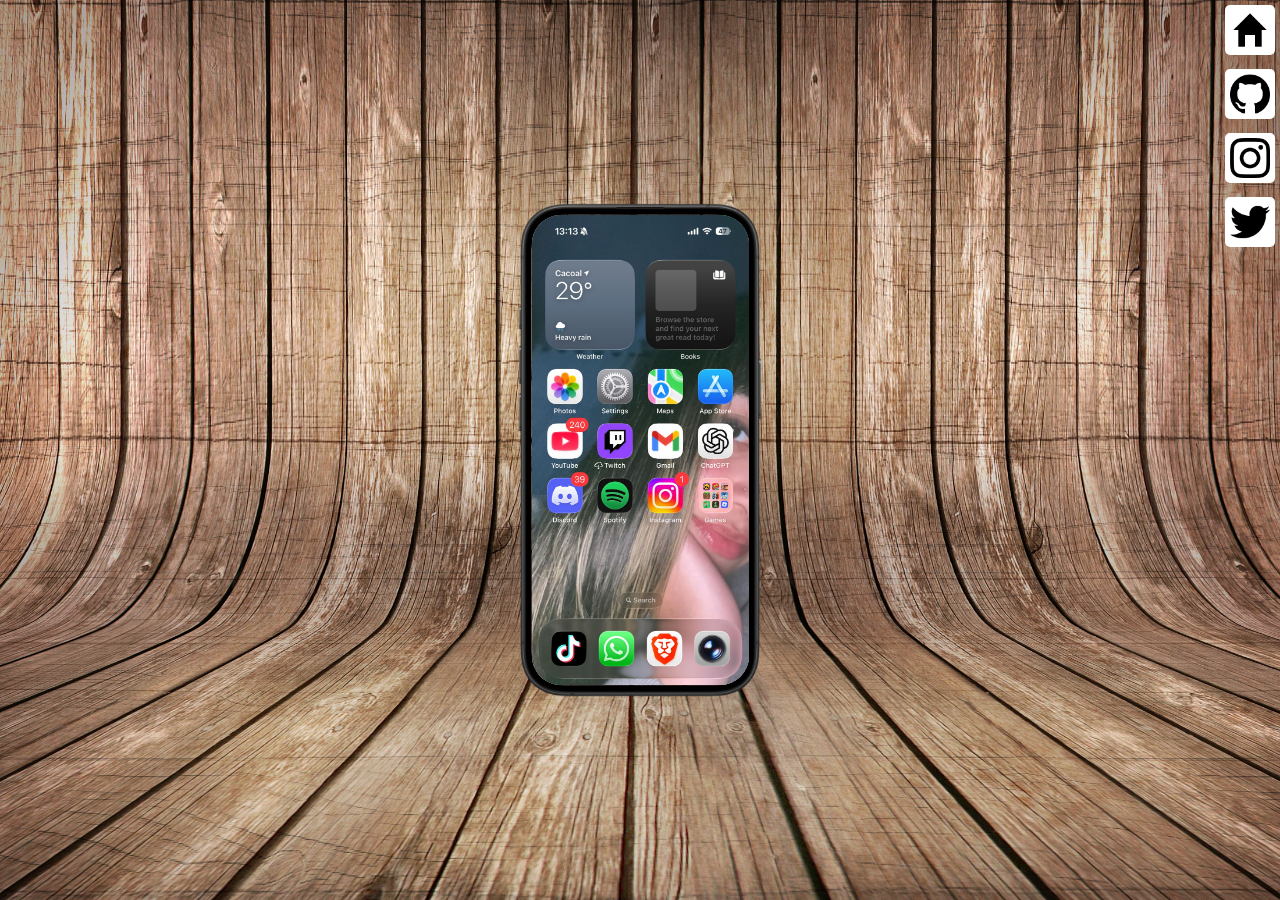
<file: index.html>
<!DOCTYPE html>
<html lang="pt-br">
<head>
    <meta charset="UTF-8">
    <meta name="viewport" content="width=device-width, initial-scale=1.0">
    <title>Projeto Redes Sociais</title>
    <link rel="stylesheet" href="estilos/style.css">
</head>
<body>
    <main>
        <section id="itelefone">
            <iframe src="paginas/homescreen.html" frameborder="0" id="itela" name="tela"></iframe>
        </section>
        <section id="imenu">
            <a href="paginas/homescreen.html" target="tela">
                <img src="imagens/home-logo.png" alt="">
            </a>
            <a href="paginas/github.html" target="tela">
                <img src="imagens/github-logo.png" alt="">
            </a>
            <a href="paginas/instagram.html" target="tela">
                <img src="imagens/instagram-logo.png" alt="">
            </a>
            <a href="paginas/twitter.html" target="tela">
                <img src="imagens/twitter-logo.png" alt="">
            </a>
        </section>
    </main>
    
</body>
</html>
</file>
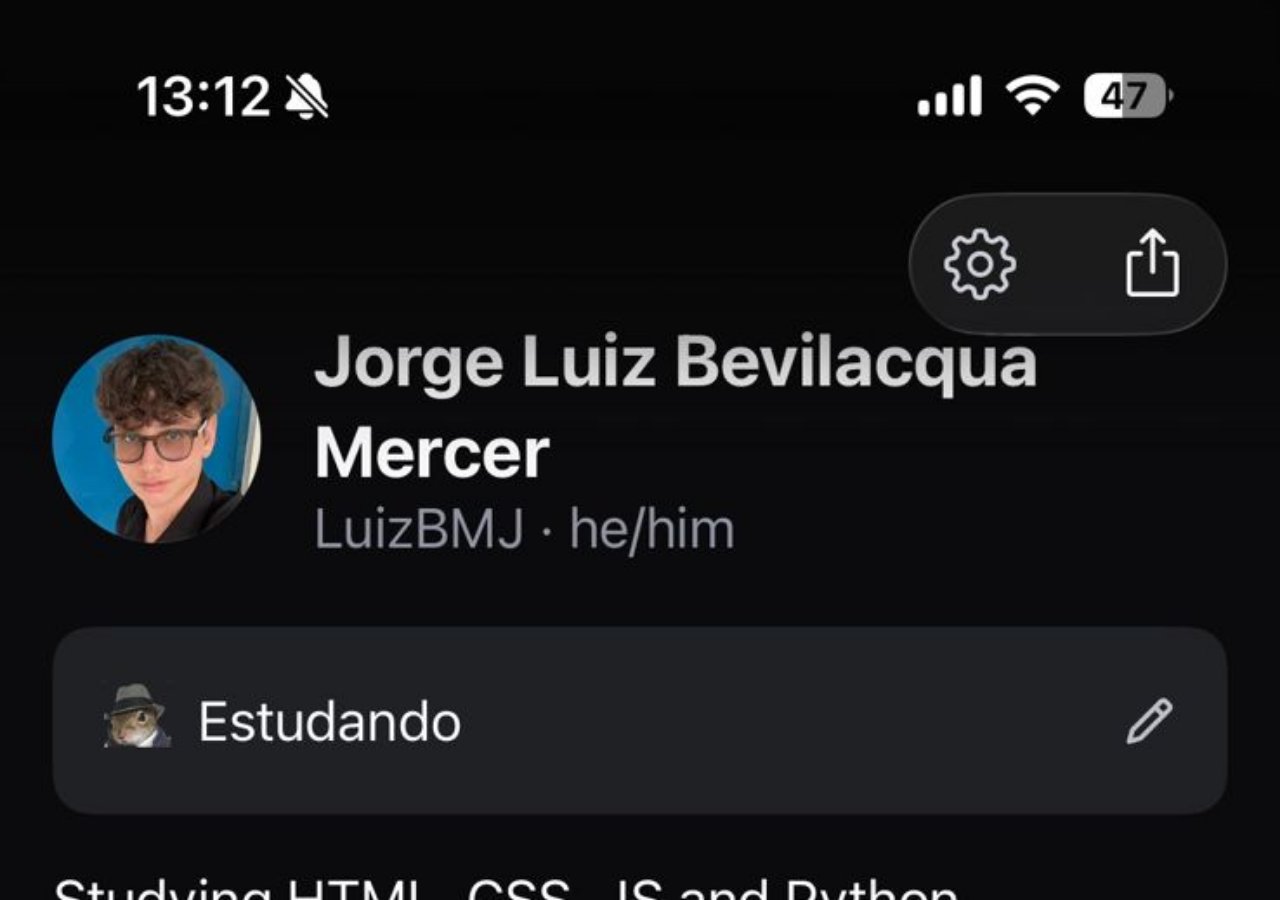
<file: paginas/github.html>
<!DOCTYPE html>
<html lang="pt-br">
<head>
    <meta charset="UTF-8">
    <meta name="viewport" content="width=device-width, initial-scale=1.0">
    <title>GitHub</title>
    <style>
    * {
        margin: 0px;
        padding: 0px;
        font-family: Arial, Helvetica, sans-serif;
    }

    html, body {
        height: 100vh;
        width: 100vw;
        background: url(../imagens/Github-Tela.jpeg) no-repeat top center;
        background-size: cover;
    }

    </style>
</head>
<body>
</body>
</html>
</file>
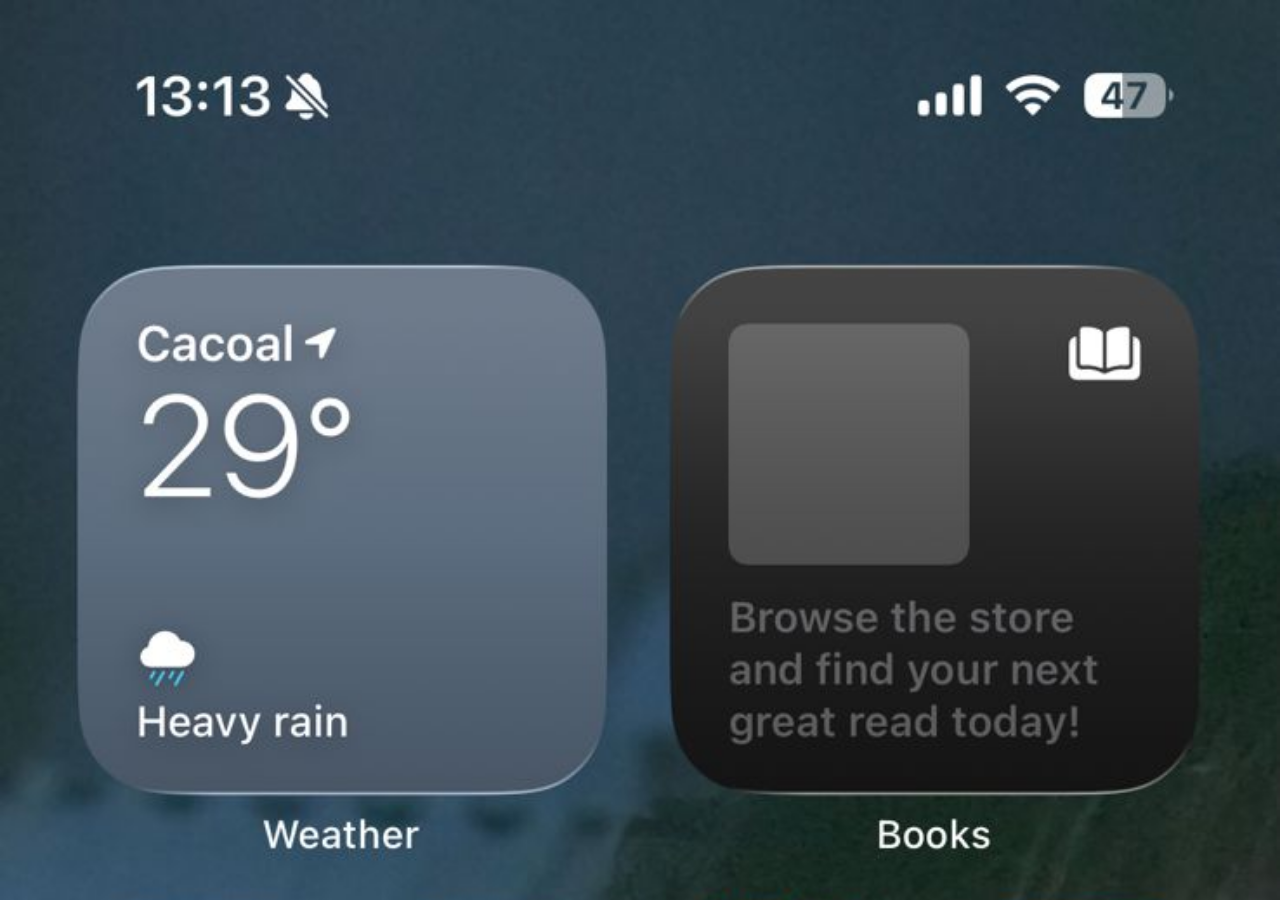
<file: paginas/homescreen.html>
<!DOCTYPE html>
<html lang="pt-br">
<head>
    <meta charset="UTF-8">
    <meta name="viewport" content="width=device-width, initial-scale=1.0">
    <title>Tela de inicio</title>
    <style>
    * {
        margin: 0px;
        padding: 0px;
        font-family: Arial, Helvetica, sans-serif;
    }

    html, body {
        height: 100vh;
        width: 100vw;
        background: url(../imagens/homescreen.png) no-repeat top center;
        background-size: cover;
    }

    </style>
</head>
<body>
</body>
</html>
</file>
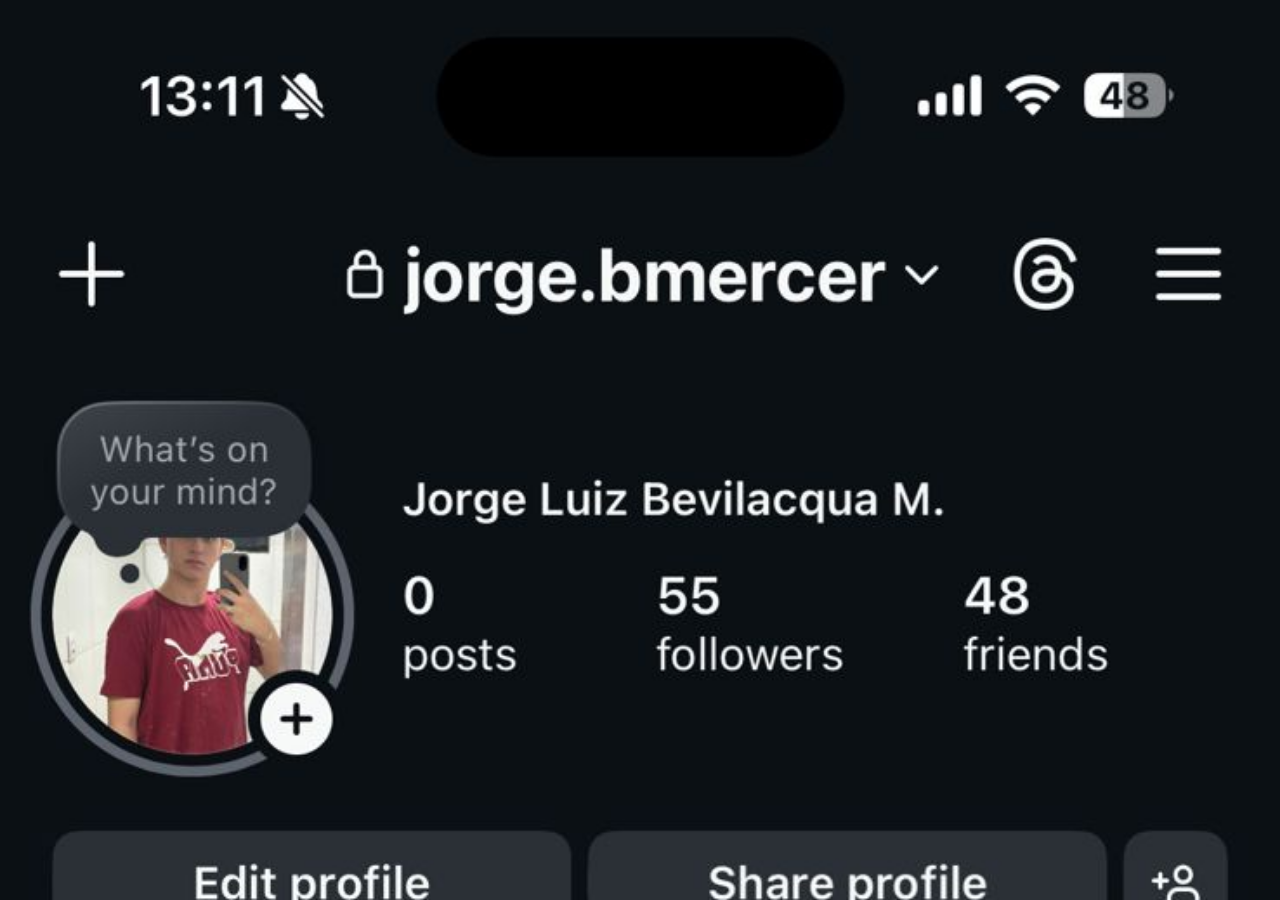
<file: paginas/instagram.html>
<!DOCTYPE html>
<html lang="pt-br">
<head>
    <meta charset="UTF-8">
    <meta name="viewport" content="width=device-width, initial-scale=1.0">
    <title>Instagram</title>
    <style>
    * {
        margin: 0px;
        padding: 0px;
        font-family: Arial, Helvetica, sans-serif;
    }

    html, body {
        height: 100vh;
        width: 100vw;
        background: url(../imagens/Instagram-Tela.jpeg) no-repeat top center;
        background-size: cover;
    }

    </style>
</head>
<body>
</body>
</html>
</file>
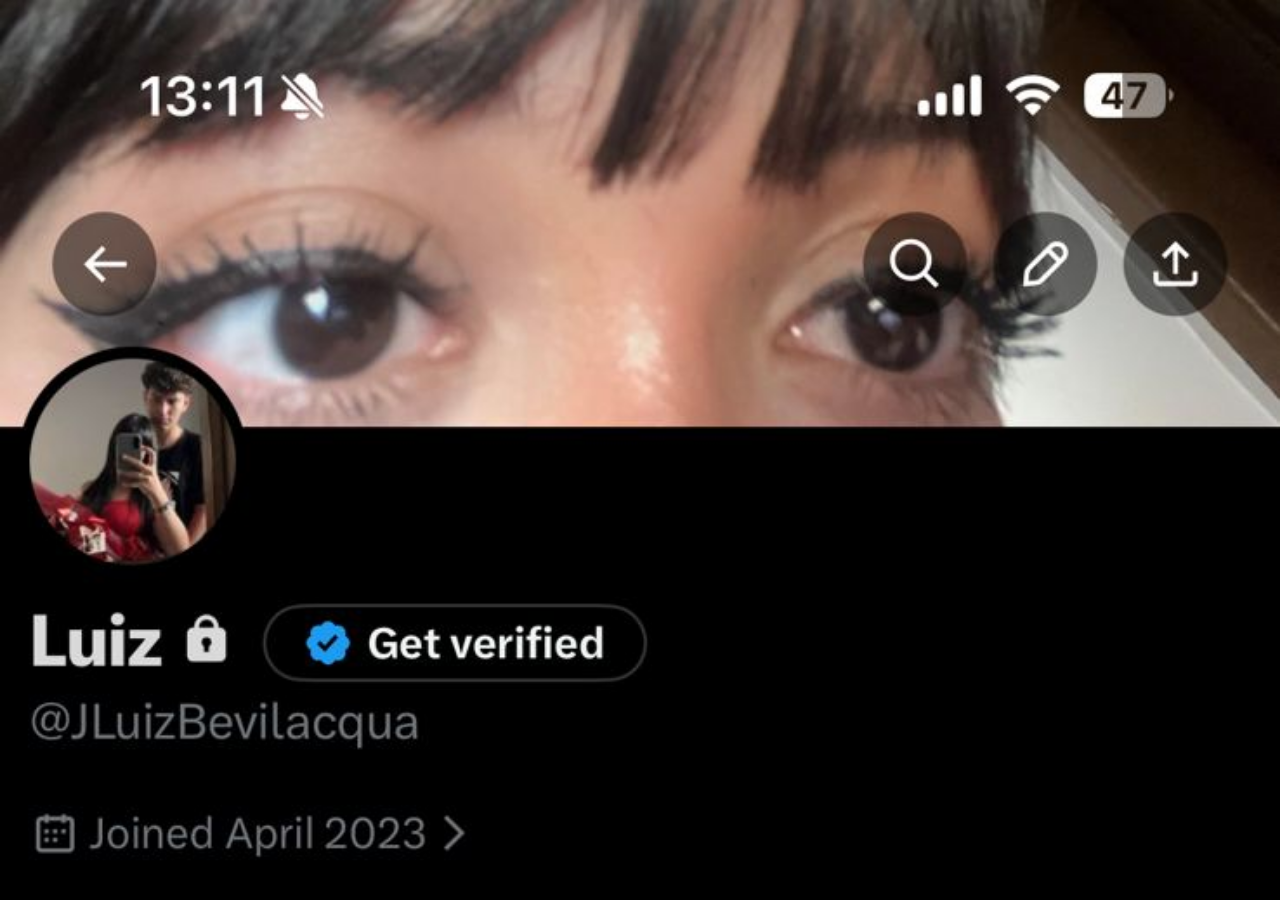
<file: paginas/twitter.html>
<!DOCTYPE html>
<html lang="pt-br">
<head>
    <meta charset="UTF-8">
    <meta name="viewport" content="width=device-width, initial-scale=1.0">
    <title>Twitter</title>
    <style>
    * {
        margin: 0px;
        padding: 0px;
        font-family: Arial, Helvetica, sans-serif;
    }

    html, body {
        height: 100vh;
        width: 100vw;
        background: url(../imagens/Twitter-Tela.jpeg) no-repeat top center;
        background-size: cover;
    }

    </style>
</head>
<body>
</body>
</html>
</file>
<file: estilos/style.css>
@charset "UTF-8";

* {
    margin: 0px;
    padding: 0px;
    font-family: Arial, Helvetica, sans-serif;
}

html, body {
    height: 100vh;
    width: 100vw;
    background-color: black;
}

main {
    position: relative;
    height: 100vh;
    background: url(../imagens/background.jpg) no-repeat center;
    background-size: cover;
}

section#itelefone {
    position: absolute;
    top: 50%;
    left: 50%;
    transform: translate(-50%, -50%);

    width: 250px;
    height: 500px;
    background: url(../imagens/frame-phone.png) no-repeat center;
    background-size: cover;
    overflow: hidden;

}

iframe#itela {
    position: absolute;
    top: 3%;
    left: 6.7%;
    background-color: white;
    width: 217px;
    height: 470px;
    border-radius: 29px;
}

section#imenu {
    display: flex;
    flex-direction: column;
    align-items: flex-end;
}
section#imenu > a >img{
    width: 50px;
    margin: 5px;
    padding: 5px;
    box-sizing: border-box;
    background-color: white;
    border-radius: 5px;
}

section#imenu > a > img:hover {
    border: 2px solid rgb(0, 0, 0);
    border-radius: 5px;
    transform: translate(-5px, -5px);
    transition: transform 0.3s;
}
</file>
